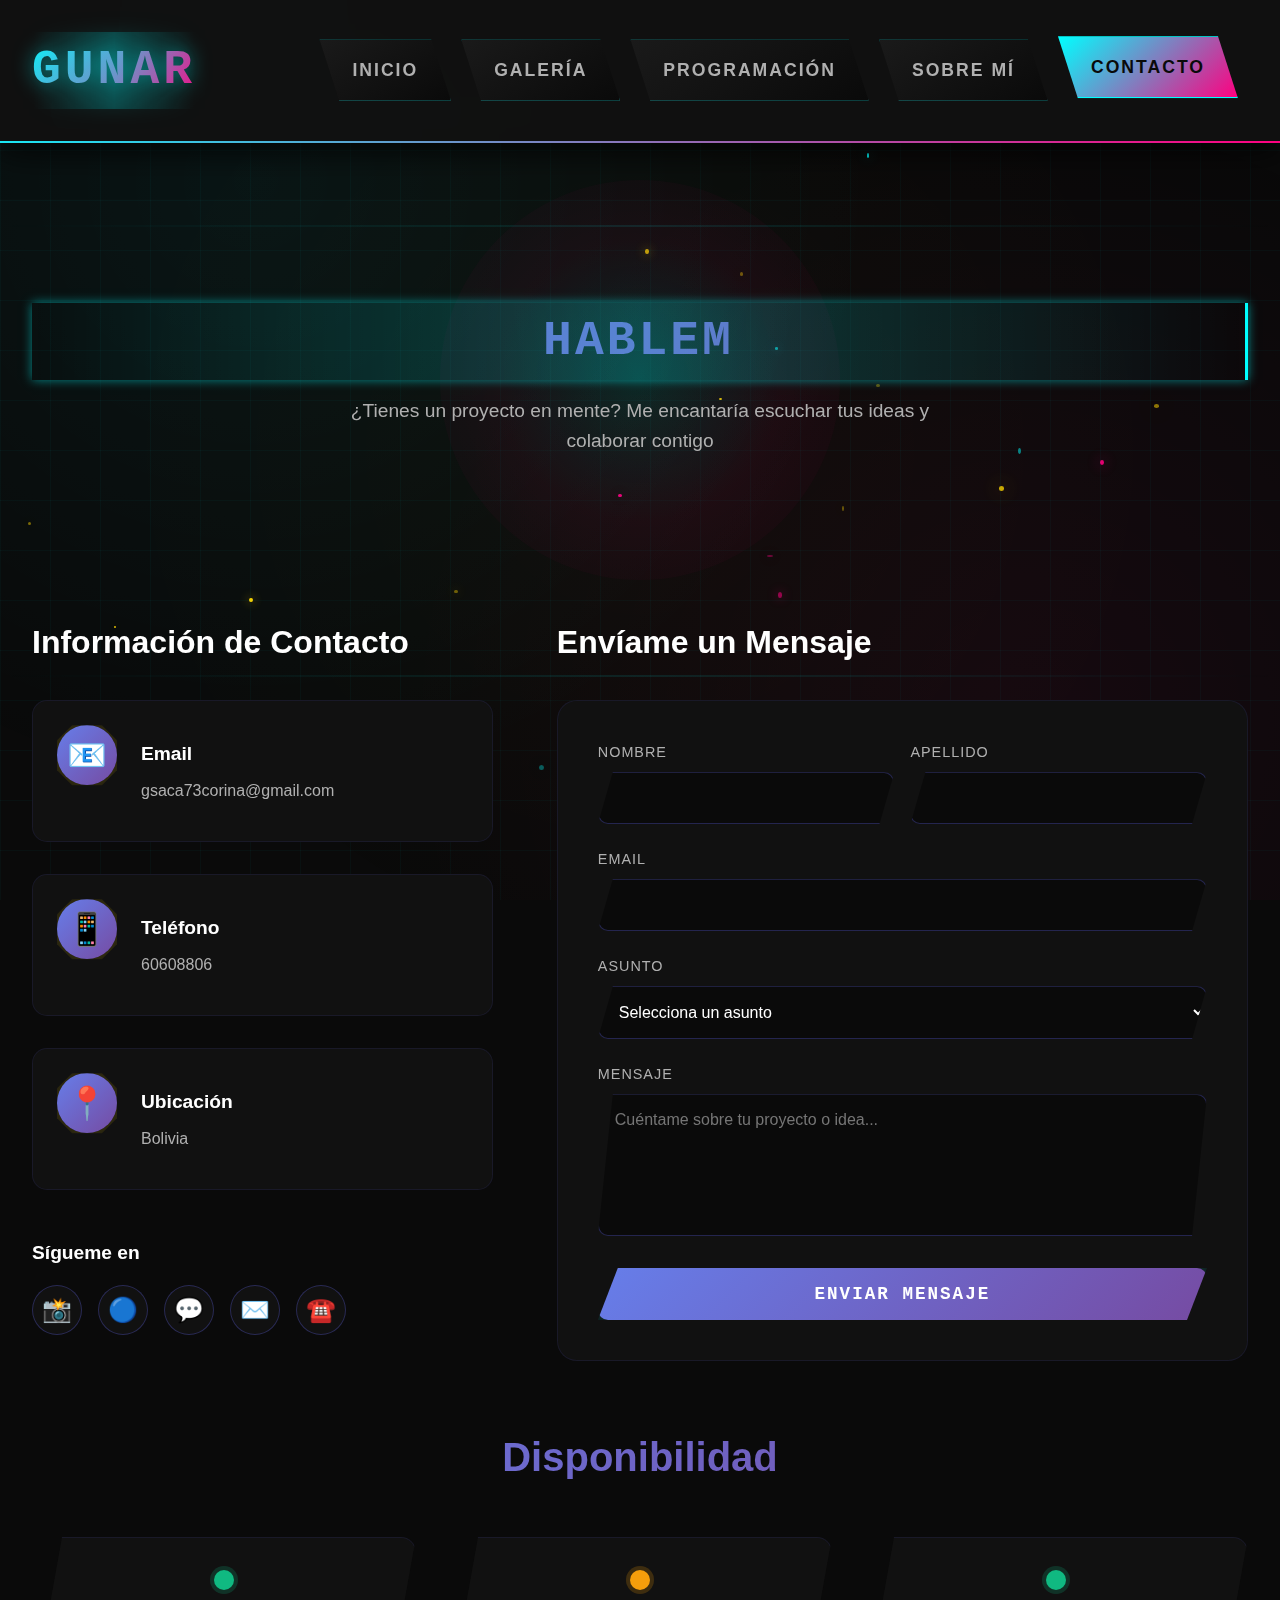
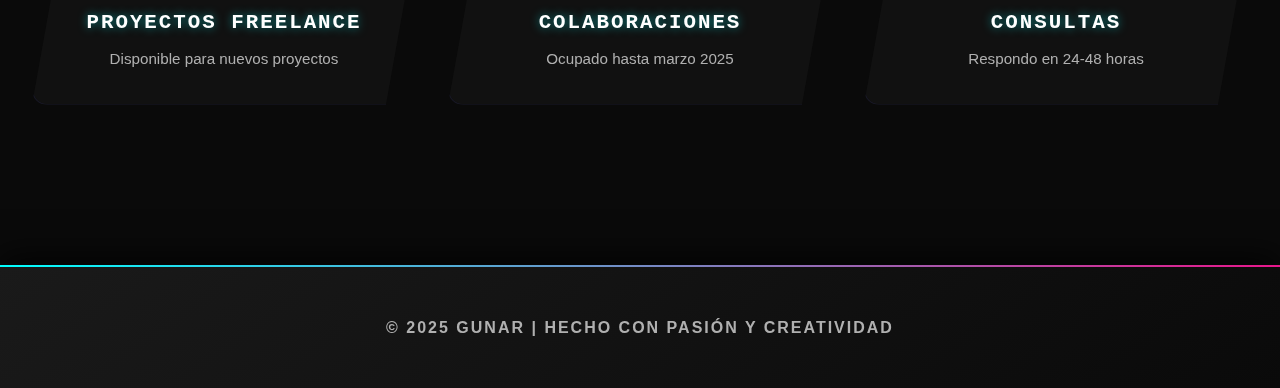
<file: contacto.html>
<!DOCTYPE html>
<html lang="es">
<head>
  <meta charset="UTF-8">
  <meta name="viewport" content="width=device-width, initial-scale=1.0">
  <title>Contacto - GUNAR Portfolio</title>
  <link rel="stylesheet" href="styles.css">
  <link rel="stylesheet" href="elite-tech-styles.css">
  <link rel="stylesheet" href="contacto-styles.css">
</head>
<body>
  <header>
    <div class="header-content">
      <h1>GUNAR</h1>
      <nav>
        <a href="index.html">Inicio</a>
        <a href="galeria.html">Galería</a>
        <a href="programacion.html">Programación</a>
        <a href="sobre-mi.html">Sobre mí</a>
        <a href="contacto.html" class="active">Contacto</a>
      </nav>
    </div>
  </header>

  <main>
    <div class="contact-hero">
      <h1>Hablemos</h1>
      <p>¿Tienes un proyecto en mente? Me encantaría escuchar tus ideas y colaborar contigo</p>
    </div>

    <div class="contact-container">
      <div class="contact-info">
        <h2>Información de Contacto</h2>
        
        <div class="contact-item">
          <div class="contact-icon">📧</div>
          <div class="contact-details">
            <h3>Email</h3>
            <p>gsaca73corina@gmail.com</p>
          </div>
        </div>

        <div class="contact-item">
          <div class="contact-icon">📱</div>
          <div class="contact-details">
            <h3>Teléfono</h3>
            <p>60608806</p>
          </div>
        </div>

        <div class="contact-item">
          <div class="contact-icon">📍</div>
          <div class="contact-details">
            <h3>Ubicación</h3>
            <p>Bolivia</p>
          </div>
        </div>

        <div class="social-links">
          <h3>Sígueme en</h3>
          <div class="social-icons">
            <a href="https://instagram.com/gunar" class="social-link" title="Instagram: @gunar">📸</a>
            <a href="https://facebook.com/gunar.saca.corina" class="social-link" title="Facebook: Gunar Saca Corina">🔵</a>
            <a href="https://wa.me/59160608806" class="social-link" title="WhatsApp">💬</a>
            <a href="mailto:gsaca73corina@gmail.com" class="social-link" title="Email">✉️</a>
            <a href="tel:60608806" class="social-link" title="Teléfono">☎️</a>
          </div>
        </div>
      </div>

      <div class="contact-form-container">
        <h2>Envíame un Mensaje</h2>
        <form class="contact-form" id="contactForm">
          <div class="form-row">
            <div class="form-group">
              <label for="firstName">Nombre</label>
              <input type="text" id="firstName" name="firstName" required>
            </div>
            <div class="form-group">
              <label for="lastName">Apellido</label>
              <input type="text" id="lastName" name="lastName" required>
            </div>
          </div>

          <div class="form-group">
            <label for="email">Email</label>
            <input type="email" id="email" name="email" required>
          </div>

          <div class="form-group">
            <label for="subject">Asunto</label>
            <select id="subject" name="subject" required>
              <option value="">Selecciona un asunto</option>
              <option value="proyecto">Nuevo Proyecto</option>
              <option value="colaboracion">Colaboración</option>
              <option value="consulta">Consulta General</option>
              <option value="otro">Otro</option>
            </select>
          </div>

          <div class="form-group">
            <label for="message">Mensaje</label>
            <textarea id="message" name="message" rows="6" required placeholder="Cuéntame sobre tu proyecto o idea..."></textarea>
          </div>

          <button type="submit" class="submit-btn">
            <span class="btn-text">Enviar Mensaje</span>
            <span class="btn-loading" style="display: none;">Enviando...</span>
          </button>
        </form>
      </div>
    </div>

    <div class="availability-section">
      <h2>Disponibilidad</h2>
      <div class="availability-grid">
        <div class="availability-item">
          <div class="status-indicator available"></div>
          <h3>Proyectos Freelance</h3>
          <p>Disponible para nuevos proyectos</p>
        </div>
        <div class="availability-item">
          <div class="status-indicator busy"></div>
          <h3>Colaboraciones</h3>
          <p>Ocupado hasta marzo 2025</p>
        </div>
        <div class="availability-item">
          <div class="status-indicator available"></div>
          <h3>Consultas</h3>
          <p>Respondo en 24-48 horas</p>
        </div>
      </div>
    </div>
  </main>

  <footer>
    <p>© 2025 GUNAR | Hecho con pasión y creatividad</p>
  </footer>

  <script src="sounds.js"></script>
  <script src="elite-tech-script.js"></script>
  <script src="contacto-script.js"></script>
</body>
</html>
</file>
<file: styles.css>
* {
  margin: 0;
  padding: 0;
  box-sizing: border-box;
}

:root {
  --bg-primary: #0a0e27;
  --bg-secondary: #1a1f3a;
  --accent: #6366f1;
  --accent-hover: #4f46e5;
  --text-primary: #e2e8f0;
  --text-secondary: #94a3b8;
  --gradient: linear-gradient(135deg, #667eea 0%, #764ba2 100%);
}

body {
  font-family: -apple-system, BlinkMacSystemFont, 'Segoe UI', Roboto, Oxygen, Ubuntu, Cantarell, sans-serif;
  background: var(--bg-primary);
  color: var(--text-primary);
  line-height: 1.6;
  overflow-x: hidden;
}

/* Header */
header {
  background: rgba(26, 31, 58, 0.8);
  backdrop-filter: blur(10px);
  padding: 1.5rem 2rem;
  position: sticky;
  top: 0;
  z-index: 1000;
  border-bottom: 1px solid rgba(99, 102, 241, 0.2);
}

.header-content {
  max-width: 1200px;
  margin: 0 auto;
  display: flex;
  justify-content: space-between;
  align-items: center;
  flex-wrap: wrap;
  gap: 1rem;
}

h1 {
  font-size: 2rem;
  background: var(--gradient);
  -webkit-background-clip: text;
  -webkit-text-fill-color: transparent;
  background-clip: text;
  font-weight: 700;
  letter-spacing: 2px;
}

nav {
  display: flex;
  gap: 2rem;
}

nav a {
  color: var(--text-secondary);
  text-decoration: none;
  font-weight: 500;
  transition: color 0.3s ease;
  position: relative;
  cursor: pointer;
}

nav a::after {
  content: '';
  position: absolute;
  bottom: -5px;
  left: 0;
  width: 0;
  height: 2px;
  background: var(--accent);
  transition: width 0.3s ease;
}

nav a:hover {
  color: var(--text-primary);
}

nav a:hover::after {
  width: 100%;
}

/* Main Content */
main {
  max-width: 1200px;
  margin: 4rem auto;
  padding: 0 2rem;
}

.hero {
  text-align: center;
  margin-bottom: 4rem;
}

.hero h2 {
  font-size: 3rem;
  margin-bottom: 1rem;
  background: linear-gradient(135deg, #667eea 0%, #764ba2 50%, #f093fb 100%);
  -webkit-background-clip: text;
  -webkit-text-fill-color: transparent;
  background-clip: text;
}

.hero p {
  color: var(--text-secondary);
  font-size: 1.2rem;
}

/* Categories Grid */
.categories {
  display: grid;
  grid-template-columns: repeat(auto-fit, minmax(300px, 1fr));
  gap: 2rem;
  margin-top: 3rem;
}

.category-card {
  background: var(--bg-secondary);
  border-radius: 20px;
  padding: 2rem;
  text-decoration: none;
  color: var(--text-primary);
  transition: all 0.4s ease;
  border: 1px solid rgba(99, 102, 241, 0.1);
  position: relative;
  overflow: hidden;
  cursor: pointer;
  min-height: 320px;
  display: flex;
  flex-direction: column;
}

.category-card::before {
  content: '';
  position: absolute;
  top: 0;
  left: 0;
  width: 100%;
  height: 100%;
  background: var(--gradient);
  opacity: 0;
  transition: opacity 0.3s ease;
  z-index: 0;
}

.category-card:hover {
  transform: translateY(-10px) scale(1.02);
  box-shadow: 0 20px 40px rgba(99, 102, 241, 0.3);
  border-color: var(--accent);
}

.category-card:hover::before {
  opacity: 0.1;
}

.category-content {
  position: relative;
  z-index: 1;
  flex: 1;
  display: flex;
  flex-direction: column;
}

.category-icon {
  width: 70px;
  height: 70px;
  background: var(--gradient);
  border-radius: 15px;
  display: flex;
  align-items: center;
  justify-content: center;
  font-size: 2.5rem;
  margin-bottom: 1rem;
  animation: float 3s ease-in-out infinite;
}

@keyframes float {
  0%, 100% { transform: translateY(0); }
  50% { transform: translateY(-10px); }
}

.category-card h3 {
  font-size: 1.6rem;
  margin-bottom: 0.5rem;
}

.category-card p {
  color: var(--text-secondary);
  font-size: 0.95rem;
  margin-bottom: 1.5rem;
}

/* Preview con imágenes reales */
.preview-carousel {
  position: relative;
  width: 100%;
  height: 120px;
  margin-top: auto;
  overflow: hidden;
  border-radius: 10px;
}

.preview-grid {
  display: flex;
  gap: 15px;
  height: 100%;
  padding: 10px;
  justify-content: center;
  align-items: center;
}

.preview-item {
  width: 140px;
  height: 100px;
  border-radius: 8px;
  overflow: hidden;
  position: relative;
  opacity: 0;
  transform: translateY(20px);
  animation: slideInPreview 0.6s ease forwards;
  border: 2px solid rgba(0, 255, 255, 0.3);
  transition: all 0.3s ease;
}

.preview-item:hover {
  transform: translateY(-5px) scale(1.05);
  border-color: rgba(0, 255, 255, 0.8);
  box-shadow: 0 5px 15px rgba(0, 255, 255, 0.3);
}

@keyframes slideInPreview {
  to {
    opacity: 1;
    transform: translateY(0);
  }
}

.video-preview {
  position: relative;
}

.play-overlay {
  position: absolute;
  top: 50%;
  left: 50%;
  transform: translate(-50%, -50%);
  background: rgba(0, 255, 255, 0.9);
  color: #000;
  width: 40px;
  height: 40px;
  border-radius: 50%;
  display: flex;
  align-items: center;
  justify-content: center;
  font-size: 16px;
  font-weight: bold;
  box-shadow: 0 0 10px rgba(0, 255, 255, 0.5);
}

.no-preview {
  display: flex;
  align-items: center;
  justify-content: center;
  height: 100%;
  background: rgba(0, 255, 255, 0.1);
  border: 2px dashed rgba(0, 255, 255, 0.3);
  border-radius: 10px;
  color: rgba(0, 255, 255, 0.7);
  font-size: 0.9rem;
  font-weight: 600;
}

/* Add Category Button */
.add-category-btn {
  background: var(--gradient);
  color: white;
  border: none;
  padding: 1rem 2rem;
  border-radius: 50px;
  font-size: 1rem;
  font-weight: 600;
  cursor: pointer;
  transition: all 0.3s ease;
  margin: 3rem auto;
  display: block;
  box-shadow: 0 10px 30px rgba(99, 102, 241, 0.3);
}

.add-category-btn:hover {
  transform: translateY(-3px);
  box-shadow: 0 15px 40px rgba(99, 102, 241, 0.4);
}

/* Modal */
.modal {
  display: none;
  position: fixed;
  top: 0;
  left: 0;
  width: 100%;
  height: 100%;
  background: rgba(10, 14, 39, 0.95);
  backdrop-filter: blur(10px);
  z-index: 2000;
  align-items: center;
  justify-content: center;
  animation: fadeIn 0.3s ease;
}

@keyframes fadeIn {
  from { opacity: 0; }
  to { opacity: 1; }
}

.modal.active {
  display: flex;
}

.modal-content {
  background: var(--bg-secondary);
  padding: 2.5rem;
  border-radius: 20px;
  max-width: 500px;
  width: 90%;
  border: 1px solid rgba(99, 102, 241, 0.3);
  animation: slideUp 0.3s ease;
}

@keyframes slideUp {
  from { transform: translateY(50px); opacity: 0; }
  to { transform: translateY(0); opacity: 1; }
}

.modal-content h3 {
  margin-bottom: 1.5rem;
  font-size: 1.8rem;
}

.form-group {
  margin-bottom: 1.5rem;
}

.form-group label {
  display: block;
  margin-bottom: 0.5rem;
  color: var(--text-secondary);
  font-weight: 500;
}

.form-group input,
.form-group textarea {
  width: 100%;
  padding: 0.8rem;
  background: var(--bg-primary);
  border: 1px solid rgba(99, 102, 241, 0.3);
  border-radius: 10px;
  color: var(--text-primary);
  font-family: inherit;
  font-size: 1rem;
  transition: border-color 0.3s ease;
}

.form-group input:focus,
.form-group textarea:focus {
  outline: none;
  border-color: var(--accent);
  box-shadow: 0 0 0 3px rgba(99, 102, 241, 0.1);
}

.form-group textarea {
  resize: vertical;
  min-height: 80px;
}

.modal-buttons {
  display: flex;
  gap: 1rem;
  margin-top: 2rem;
}

.modal-buttons button {
  flex: 1;
  padding: 0.8rem;
  border: none;
  border-radius: 10px;
  font-weight: 600;
  cursor: pointer;
  transition: all 0.3s ease;
}

.btn-primary {
  background: var(--gradient);
  color: white;
}

.btn-secondary {
  background: transparent;
  color: var(--text-secondary);
  border: 1px solid rgba(99, 102, 241, 0.3);
}

.btn-primary:hover {
  transform: translateY(-2px);
  box-shadow: 0 10px 25px rgba(99, 102, 241, 0.3);
}

.btn-secondary:hover {
  background: rgba(99, 102, 241, 0.1);
  color: var(--text-primary);
}

/* Section Views */
.section-view {
  display: none;
  animation: fadeIn 0.5s ease;
}

.section-view.active {
  display: block;
}

.back-btn {
  background: rgba(99, 102, 241, 0.2);
  color: var(--text-primary);
  border: 1px solid rgba(99, 102, 241, 0.3);
  padding: 0.8rem 1.5rem;
  border-radius: 10px;
  cursor: pointer;
  font-weight: 600;
  margin-bottom: 2rem;
  transition: all 0.3s ease;
}

.back-btn:hover {
  background: rgba(99, 102, 241, 0.3);
  transform: translateX(-5px);
}

.section-title {
  font-size: 2.5rem;
  margin-bottom: 2rem;
  background: var(--gradient);
  -webkit-background-clip: text;
  -webkit-text-fill-color: transparent;
  background-clip: text;
}

.content-placeholder {
  background: var(--bg-secondary);
  border-radius: 20px;
  padding: 3rem;
  text-align: center;
  border: 2px dashed rgba(99, 102, 241, 0.3);
}

.content-placeholder p {
  color: var(--text-secondary);
  font-size: 1.1rem;
}

/* Footer */
footer {
  background: var(--bg-secondary);
  padding: 2rem;
  text-align: center;
  margin-top: 6rem;
  border-top: 1px solid rgba(99, 102, 241, 0.2);
}

footer p {
  color: var(--text-secondary);
}

/* Responsive */
@media (max-width: 768px) {
  nav {
    gap: 1rem;
    font-size: 0.9rem;
  }

  h1 {
    font-size: 1.5rem;
  }

  .hero h2 {
    font-size: 2rem;
  }

  .categories {
    grid-template-columns: 1fr;
  }
}
</file>
<file: elite-tech-styles.css>
/* Tema Elite Tech - Elegante, Poderoso, Tecnológico e Imponente */

:root {
  --bg-primary: #0a0a0a;
  --bg-secondary: #111111;
  --bg-tertiary: #1a1a1a;
  --accent-primary: #00ffff;
  --accent-secondary: #ff0080;
  --accent-gold: #ffd700;
  --text-primary: #ffffff;
  --text-secondary: #b0b0b0;
  --text-muted: #666666;
  --gradient-primary: linear-gradient(135deg, #00ffff 0%, #ff0080 100%);
  --gradient-gold: linear-gradient(135deg, #ffd700 0%, #ffaa00 100%);
  --gradient-dark: linear-gradient(145deg, #1a1a1a 0%, #0a0a0a 100%);
  --shadow-neon: 0 0 20px rgba(0, 255, 255, 0.3);
  --shadow-pink: 0 0 20px rgba(255, 0, 128, 0.3);
  --shadow-gold: 0 0 20px rgba(255, 215, 0, 0.3);
}

/* Fuente tecnológica premium */
@import url('https://fonts.googleapis.com/css2?family=Rajdhani:wght@300;400;500;600;700&family=Orbitron:wght@400;700;900&display=swap');

* {
  margin: 0;
  padding: 0;
  box-sizing: border-box;
}

body {
  font-family: 'Rajdhani', sans-serif;
  background: var(--bg-primary);
  color: var(--text-primary);
  line-height: 1.6;
  overflow-x: hidden;
  position: relative;
}

/* Fondo tecnológico avanzado */
body::before {
  content: '';
  position: fixed;
  top: 0;
  left: 0;
  width: 100%;
  height: 100%;
  background: 
    radial-gradient(circle at 20% 20%, rgba(0, 255, 255, 0.05) 0%, transparent 50%),
    radial-gradient(circle at 80% 80%, rgba(255, 0, 128, 0.05) 0%, transparent 50%),
    radial-gradient(circle at 50% 50%, rgba(255, 215, 0, 0.02) 0%, transparent 70%);
  z-index: -2;
  animation: tech-pulse 8s ease-in-out infinite;
}

@keyframes tech-pulse {
  0%, 100% { opacity: 0.8; transform: scale(1); }
  50% { opacity: 1; transform: scale(1.05); }
}

/* Grid tecnológico de fondo */
body::after {
  content: '';
  position: fixed;
  top: 0;
  left: 0;
  width: 100%;
  height: 100%;
  background-image: 
    linear-gradient(rgba(0, 255, 255, 0.03) 1px, transparent 1px),
    linear-gradient(90deg, rgba(0, 255, 255, 0.03) 1px, transparent 1px);
  background-size: 50px 50px;
  z-index: -1;
  animation: grid-move 20s linear infinite;
}

@keyframes grid-move {
  0% { transform: translate(0, 0); }
  100% { transform: translate(50px, 50px); }
}

/* Header elite */
header {
  background: rgba(17, 17, 17, 0.95);
  backdrop-filter: blur(20px);
  padding: 2rem;
  position: sticky;
  top: 0;
  z-index: 1000;
  border-bottom: 2px solid transparent;
  border-image: var(--gradient-primary) 1;
  box-shadow: 0 8px 32px rgba(0, 0, 0, 0.8);
}

.header-content {
  max-width: 1400px;
  margin: 0 auto;
  display: flex;
  justify-content: space-between;
  align-items: center;
  flex-wrap: wrap;
  gap: 2rem;
}

h1 {
  font-family: 'Orbitron', monospace;
  font-size: 3rem;
  font-weight: 900;
  background: var(--gradient-primary);
  -webkit-background-clip: text;
  -webkit-text-fill-color: transparent;
  background-clip: text;
  letter-spacing: 4px;
  text-transform: uppercase;
  position: relative;
  filter: drop-shadow(0 0 10px rgba(0, 255, 255, 0.5));
}

h1::after {
  content: '';
  position: absolute;
  top: 0;
  left: 0;
  right: 0;
  bottom: 0;
  background: linear-gradient(90deg, transparent, rgba(0, 255, 255, 0.2), transparent);
  animation: elite-scan 4s linear infinite;
}

@keyframes elite-scan {
  0% { transform: translateX(-100%); }
  100% { transform: translateX(100%); }
}

/* Navegación premium */
nav {
  display: flex;
  gap: 0;
}

nav a {
  color: var(--text-secondary);
  text-decoration: none;
  font-weight: 600;
  font-size: 1.1rem;
  text-transform: uppercase;
  letter-spacing: 2px;
  padding: 1rem 2rem;
  position: relative;
  transition: all 0.4s ease;
  background: var(--gradient-dark);
  clip-path: polygon(0 0, calc(100% - 20px) 0, 100% 100%, 20px 100%);
  margin-right: 10px;
  border: 1px solid rgba(0, 255, 255, 0.2);
}

nav a::before {
  content: '';
  position: absolute;
  top: 0;
  left: 0;
  right: 0;
  bottom: 0;
  background: var(--gradient-primary);
  opacity: 0;
  transition: opacity 0.4s ease;
  z-index: -1;
}

nav a::after {
  content: '';
  position: absolute;
  top: 50%;
  left: 50%;
  width: 0;
  height: 0;
  background: radial-gradient(circle, rgba(0, 255, 255, 0.8), transparent);
  transition: all 0.4s ease;
  transform: translate(-50%, -50%);
}

nav a:hover,
nav a.active {
  color: var(--bg-primary);
  transform: translateY(-3px);
  box-shadow: var(--shadow-neon);
  border-color: var(--accent-primary);
}

nav a:hover::before,
nav a.active::before {
  opacity: 1;
}

nav a:hover::after {
  width: 100px;
  height: 100px;
}

/* Main content premium */
main {
  max-width: 1400px;
  margin: 0 auto;
  padding: 4rem 2rem;
  position: relative;
}

/* Hero section elite */
.hero,
.contact-hero,
.gallery-hero,
.about-hero {
  text-align: center;
  margin-bottom: 6rem;
  position: relative;
  padding: 6rem 0;
}

.hero::before,
.contact-hero::before,
.gallery-hero::before,
.about-hero::before {
  content: '';
  position: absolute;
  top: 50%;
  left: 50%;
  transform: translate(-50%, -50%);
  width: 400px;
  height: 400px;
  background: radial-gradient(circle, rgba(0, 255, 255, 0.1) 0%, rgba(255, 0, 128, 0.05) 50%, transparent 100%);
  border-radius: 50%;
  animation: energy-core 6s ease-in-out infinite;
}

@keyframes energy-core {
  0%, 100% { transform: translate(-50%, -50%) scale(1) rotate(0deg); }
  50% { transform: translate(-50%, -50%) scale(1.2) rotate(180deg); }
}

.hero h2,
.contact-hero h1,
.gallery-hero h1,
.about-hero h1 {
  font-family: 'Orbitron', monospace;
  font-size: 4.5rem;
  font-weight: 900;
  margin-bottom: 2rem;
  background: var(--gradient-primary);
  -webkit-background-clip: text;
  -webkit-text-fill-color: transparent;
  background-clip: text;
  text-transform: uppercase;
  letter-spacing: 3px;
  position: relative;
  z-index: 1;
  filter: drop-shadow(0 0 20px rgba(0, 255, 255, 0.3));
}

.hero p,
.contact-hero p,
.gallery-hero p {
  font-size: 1.4rem;
  color: var(--text-secondary);
  font-weight: 400;
  position: relative;
  z-index: 1;
  max-width: 800px;
  margin: 0 auto;
}

/* Tarjetas elite */
.category-card,
.skill-card,
.availability-item,
.gallery-item {
  background: var(--gradient-dark);
  border: 2px solid rgba(0, 255, 255, 0.2);
  border-radius: 0;
  padding: 3rem;
  position: relative;
  overflow: hidden;
  cursor: pointer;
  transition: all 0.5s ease;
  clip-path: polygon(30px 0%, 100% 0%, calc(100% - 30px) 100%, 0% 100%);
}

.category-card::before,
.skill-card::before,
.availability-item::before,
.gallery-item::before {
  content: '';
  position: absolute;
  top: -2px;
  left: -2px;
  right: -2px;
  bottom: -2px;
  background: var(--gradient-primary);
  z-index: -1;
  opacity: 0;
  transition: opacity 0.5s ease;
}

.category-card::after,
.skill-card::after,
.availability-item::after,
.gallery-item::after {
  content: '';
  position: absolute;
  top: 0;
  left: -100%;
  width: 100%;
  height: 100%;
  background: linear-gradient(90deg, transparent, rgba(255, 215, 0, 0.1), transparent);
  transition: left 0.8s ease;
}

.category-card:hover,
.skill-card:hover,
.availability-item:hover,
.gallery-item:hover {
  transform: translateY(-20px) rotateX(5deg);
  box-shadow: 
    var(--shadow-neon),
    0 30px 60px rgba(0, 0, 0, 0.5);
  border-color: var(--accent-primary);
}

.category-card:hover::before,
.skill-card:hover::before,
.availability-item:hover::before,
.gallery-item:hover::before {
  opacity: 1;
}

.category-card:hover::after,
.skill-card:hover::after,
.availability-item:hover::after,
.gallery-item:hover::after {
  left: 100%;
}

/* Iconos premium */
.category-icon {
  width: 80px;
  height: 80px;
  background: transparent;
  border-radius: 0;
  display: flex;
  align-items: center;
  justify-content: center;
  font-size: 4rem;
  margin-bottom: 2rem;
  position: relative;
}

.skill-icon {
  width: 80px;
  height: 80px;
  background: transparent;
  border-radius: 0;
  display: flex;
  align-items: center;
  justify-content: center;
  font-size: 4rem;
  margin-bottom: 2rem;
  position: relative;
}

.contact-icon {
  width: 100px;
  height: 100px;
  background: var(--gradient-gold);
  border-radius: 0;
  clip-path: polygon(25% 0%, 75% 0%, 100% 25%, 100% 75%, 75% 100%, 25% 100%, 0% 75%, 0% 25%);
  display: flex;
  align-items: center;
  justify-content: center;
  font-size: 3rem;
  margin-bottom: 2rem;
  position: relative;
  animation: elite-float 4s ease-in-out infinite;
  box-shadow: var(--shadow-gold);
}

@keyframes elite-float {
  0%, 100% { transform: translateY(0) rotate(0deg); }
  50% { transform: translateY(-15px) rotate(180deg); }
}

/* Títulos premium */
.category-card h3,
.skill-card h3,
.availability-item h3 {
  font-family: 'Orbitron', monospace;
  font-size: 1.8rem;
  font-weight: 700;
  margin-bottom: 1rem;
  color: var(--accent-primary);
  text-transform: uppercase;
  letter-spacing: 2px;
  text-shadow: 0 0 10px rgba(0, 255, 255, 0.5);
}

/* Botones elite */
.add-category-btn,
.btn-primary,
.cta-button,
.submit-btn,
.filter-btn {
  background: var(--gradient-dark);
  color: var(--accent-primary);
  border: 2px solid var(--accent-primary);
  padding: 1.5rem 3rem;
  font-family: 'Orbitron', monospace;
  font-weight: 700;
  font-size: 1.1rem;
  text-transform: uppercase;
  letter-spacing: 2px;
  cursor: pointer;
  position: relative;
  overflow: hidden;
  clip-path: polygon(20px 0%, 100% 0%, calc(100% - 20px) 100%, 0% 100%);
  transition: all 0.4s ease;
  box-shadow: var(--shadow-neon);
}

.add-category-btn::before,
.btn-primary::before,
.cta-button::before,
.submit-btn::before,
.filter-btn::before {
  content: '';
  position: absolute;
  top: 0;
  left: -100%;
  width: 100%;
  height: 100%;
  background: var(--gradient-primary);
  transition: left 0.4s ease;
  z-index: -1;
}

.add-category-btn:hover,
.btn-primary:hover,
.cta-button:hover,
.submit-btn:hover,
.filter-btn:hover,
.filter-btn.active {
  color: var(--bg-primary);
  transform: translateY(-5px);
  box-shadow: 
    var(--shadow-neon),
    0 15px 30px rgba(0, 0, 0, 0.5);
}

.add-category-btn:hover::before,
.btn-primary:hover::before,
.cta-button:hover::before,
.submit-btn:hover::before,
.filter-btn:hover::before,
.filter-btn.active::before {
  left: 0;
}

/* Modal elite */
.modal {
  background: rgba(10, 10, 10, 0.95);
  backdrop-filter: blur(20px);
}

.modal-content {
  background: var(--gradient-dark);
  border: 2px solid var(--accent-primary);
  border-radius: 0;
  clip-path: polygon(40px 0%, 100% 0%, calc(100% - 40px) 100%, 0% 100%);
  box-shadow: 
    var(--shadow-neon),
    0 0 50px rgba(0, 0, 0, 0.8);
}

/* Formularios premium */
.form-group input,
.form-group textarea,
.form-group select {
  background: var(--bg-secondary);
  border: 2px solid rgba(0, 255, 255, 0.3);
  color: var(--text-primary);
  font-family: 'Rajdhani', sans-serif;
  font-size: 1.1rem;
  border-radius: 0;
  clip-path: polygon(15px 0%, 100% 0%, calc(100% - 15px) 100%, 0% 100%);
  transition: all 0.3s ease;
}

.form-group input:focus,
.form-group textarea:focus,
.form-group select:focus {
  border-color: var(--accent-primary);
  box-shadow: var(--shadow-neon);
  transform: translateY(-2px);
}

.form-group label {
  color: var(--accent-primary);
  font-weight: 600;
  text-transform: uppercase;
  letter-spacing: 1px;
  font-size: 0.9rem;
}

/* Footer elite */
footer {
  background: var(--gradient-dark);
  border-top: 2px solid transparent;
  border-image: var(--gradient-primary) 1;
  box-shadow: 0 -8px 32px rgba(0, 0, 0, 0.8);
  padding: 3rem 2rem;
  text-align: center;
}

footer p {
  color: var(--text-secondary);
  font-weight: 600;
  text-transform: uppercase;
  letter-spacing: 2px;
}

/* Efectos especiales elite */
.tech-lines {
  position: fixed;
  top: 0;
  left: 0;
  width: 100%;
  height: 100%;
  pointer-events: none;
  z-index: -1;
}

.tech-lines::before,
.tech-lines::after {
  content: '';
  position: absolute;
  background: linear-gradient(90deg, transparent, rgba(0, 255, 255, 0.1), transparent);
  height: 2px;
  width: 100%;
  animation: elite-scan-line 6s linear infinite;
}

.tech-lines::before {
  top: 25%;
  animation-delay: 0s;
}

.tech-lines::after {
  top: 75%;
  animation-delay: 3s;
}

@keyframes elite-scan-line {
  0% { transform: translateX(-100%); opacity: 0; }
  50% { opacity: 1; }
  100% { transform: translateX(100%); opacity: 0; }
}

/* Responsive elite */
@media (max-width: 768px) {
  h1 {
    font-size: 2rem;
  }
  
  .hero h2,
  .contact-hero h1,
  .gallery-hero h1 {
    font-size: 2.5rem;
  }
  
  nav a {
    padding: 0.8rem 1.5rem;
    font-size: 0.9rem;
  }
  
  .category-card,
  .skill-card {
    padding: 2rem;
  }
}
</file>
<file: contacto-styles.css>
/* Estilos específicos para la página de contacto */

.contact-hero {
  text-align: center;
  margin-bottom: 4rem;
}

.contact-hero h1 {
  font-size: 3rem;
  margin-bottom: 1rem;
  background: var(--gradient);
  -webkit-background-clip: text;
  -webkit-text-fill-color: transparent;
  background-clip: text;
}

.contact-hero p {
  font-size: 1.2rem;
  color: var(--text-secondary);
  max-width: 600px;
  margin: 0 auto;
}

/* Container principal */
.contact-container {
  display: grid;
  grid-template-columns: 1fr 1.5fr;
  gap: 4rem;
  margin-bottom: 4rem;
}

/* Información de contacto */
.contact-info h2 {
  font-size: 2rem;
  margin-bottom: 2rem;
  color: var(--text-primary);
}

.contact-item {
  display: flex;
  align-items: center;
  gap: 1.5rem;
  margin-bottom: 2rem;
  padding: 1.5rem;
  background: var(--bg-secondary);
  border-radius: 15px;
  border: 1px solid rgba(99, 102, 241, 0.1);
  transition: all 0.3s ease;
}

.contact-item:hover {
  transform: translateX(10px);
  border-color: var(--accent);
}

.contact-icon {
  font-size: 2rem;
  width: 60px;
  height: 60px;
  background: var(--gradient);
  border-radius: 50%;
  display: flex;
  align-items: center;
  justify-content: center;
}

.contact-details h3 {
  font-size: 1.2rem;
  margin-bottom: 0.5rem;
  color: var(--text-primary);
}

.contact-details p {
  color: var(--text-secondary);
  font-size: 1rem;
}

/* Redes sociales */
.social-links {
  margin-top: 3rem;
}

.social-links h3 {
  font-size: 1.2rem;
  margin-bottom: 1rem;
  color: var(--text-primary);
}

.social-icons {
  display: flex;
  gap: 1rem;
}

.social-link {
  width: 50px;
  height: 50px;
  background: var(--bg-secondary);
  border: 1px solid rgba(99, 102, 241, 0.3);
  border-radius: 50%;
  display: flex;
  align-items: center;
  justify-content: center;
  font-size: 1.5rem;
  text-decoration: none;
  transition: all 0.3s ease;
}

.social-link:hover {
  background: var(--gradient);
  transform: translateY(-5px);
  box-shadow: 0 10px 25px rgba(99, 102, 241, 0.3);
}

/* Formulario de contacto */
.contact-form-container h2 {
  font-size: 2rem;
  margin-bottom: 2rem;
  color: var(--text-primary);
}

.contact-form {
  background: var(--bg-secondary);
  padding: 2.5rem;
  border-radius: 20px;
  border: 1px solid rgba(99, 102, 241, 0.1);
}

.form-row {
  display: grid;
  grid-template-columns: 1fr 1fr;
  gap: 1rem;
}

.form-group {
  margin-bottom: 1.5rem;
}

.form-group label {
  display: block;
  margin-bottom: 0.5rem;
  color: var(--text-secondary);
  font-weight: 500;
}

.form-group input,
.form-group select,
.form-group textarea {
  width: 100%;
  padding: 1rem;
  background: var(--bg-primary);
  border: 1px solid rgba(99, 102, 241, 0.3);
  border-radius: 10px;
  color: var(--text-primary);
  font-family: inherit;
  font-size: 1rem;
  transition: all 0.3s ease;
}

.form-group input:focus,
.form-group select:focus,
.form-group textarea:focus {
  outline: none;
  border-color: var(--accent);
  box-shadow: 0 0 0 3px rgba(99, 102, 241, 0.1);
  transform: translateY(-2px);
}

.form-group textarea {
  resize: vertical;
  min-height: 120px;
}

.submit-btn {
  width: 100%;
  background: var(--gradient);
  color: white;
  border: none;
  padding: 1rem 2rem;
  border-radius: 10px;
  font-size: 1.1rem;
  font-weight: 600;
  cursor: pointer;
  transition: all 0.3s ease;
  position: relative;
  overflow: hidden;
}

.submit-btn:hover {
  transform: translateY(-3px);
  box-shadow: 0 15px 40px rgba(99, 102, 241, 0.4);
}

.submit-btn:disabled {
  opacity: 0.7;
  cursor: not-allowed;
  transform: none;
}

/* Sección de disponibilidad */
.availability-section {
  margin-top: 4rem;
  text-align: center;
}

.availability-section h2 {
  font-size: 2.5rem;
  margin-bottom: 3rem;
  background: var(--gradient);
  -webkit-background-clip: text;
  -webkit-text-fill-color: transparent;
  background-clip: text;
}

.availability-grid {
  display: grid;
  grid-template-columns: repeat(auto-fit, minmax(250px, 1fr));
  gap: 2rem;
}

.availability-item {
  background: var(--bg-secondary);
  padding: 2rem;
  border-radius: 15px;
  border: 1px solid rgba(99, 102, 241, 0.1);
  transition: all 0.3s ease;
}

.availability-item:hover {
  transform: translateY(-5px);
  box-shadow: 0 15px 35px rgba(99, 102, 241, 0.2);
}

.status-indicator {
  width: 20px;
  height: 20px;
  border-radius: 50%;
  margin: 0 auto 1rem;
  position: relative;
}

.status-indicator.available {
  background: #10b981;
  box-shadow: 0 0 0 4px rgba(16, 185, 129, 0.2);
}

.status-indicator.busy {
  background: #f59e0b;
  box-shadow: 0 0 0 4px rgba(245, 158, 11, 0.2);
}

.availability-item h3 {
  font-size: 1.3rem;
  margin-bottom: 0.5rem;
  color: var(--text-primary);
}

.availability-item p {
  color: var(--text-secondary);
  font-size: 0.95rem;
}

/* Responsive */
@media (max-width: 1024px) {
  .contact-container {
    gap: 3rem;
  }
  
  .contact-form {
    padding: 2rem;
  }
}

@media (max-width: 768px) {
  .contact-hero {
    margin-bottom: 3rem;
  }
  
  .contact-hero h1 {
    font-size: 2rem;
  }
  
  .contact-hero p {
    font-size: 1rem;
    padding: 0 1rem;
  }

  .contact-container {
    grid-template-columns: 1fr;
    gap: 2rem;
  }
  
  .contact-info h2,
  .contact-form-container h2 {
    font-size: 1.6rem;
  }

  .form-row {
    grid-template-columns: 1fr;
  }
  
  .contact-form {
    padding: 1.5rem;
  }

  .contact-item {
    flex-direction: row;
    padding: 1rem;
  }
  
  .contact-icon {
    width: 50px;
    height: 50px;
    font-size: 1.5rem;
  }
  
  .contact-details h3 {
    font-size: 1rem;
  }
  
  .contact-details p {
    font-size: 0.9rem;
  }

  .social-icons {
    justify-content: flex-start;
    flex-wrap: wrap;
  }
  
  .social-link {
    width: 45px;
    height: 45px;
    font-size: 1.3rem;
  }

  .availability-section {
    margin-top: 3rem;
  }
  
  .availability-section h2 {
    font-size: 2rem;
  }
  
  .availability-grid {
    grid-template-columns: 1fr;
    gap: 1.5rem;
  }
  
  .availability-item {
    padding: 1.5rem;
  }
}

@media (max-width: 480px) {
  .contact-hero h1 {
    font-size: 1.8rem;
  }
  
  .contact-hero p {
    font-size: 0.9rem;
  }
  
  .contact-container {
    gap: 1.5rem;
  }
  
  .contact-info h2,
  .contact-form-container h2 {
    font-size: 1.4rem;
  }
  
  .contact-form {
    padding: 1rem;
  }
  
  .form-group input,
  .form-group select,
  .form-group textarea {
    padding: 0.8rem;
    font-size: 0.9rem;
  }
  
  .submit-btn {
    padding: 0.8rem 1.5rem;
    font-size: 1rem;
  }
  
  .contact-item {
    flex-direction: column;
    text-align: center;
    padding: 1rem;
  }
  
  .contact-icon {
    width: 45px;
    height: 45px;
    font-size: 1.3rem;
  }
  
  .social-icons {
    justify-content: center;
  }
  
  .social-link {
    width: 40px;
    height: 40px;
    font-size: 1.2rem;
  }
  
  .availability-section h2 {
    font-size: 1.8rem;
    margin-bottom: 2rem;
  }
  
  .availability-item {
    padding: 1rem;
  }
  
  .availability-item h3 {
    font-size: 1.1rem;
  }
  
  .availability-item p {
    font-size: 0.85rem;
  }
}
</file>
